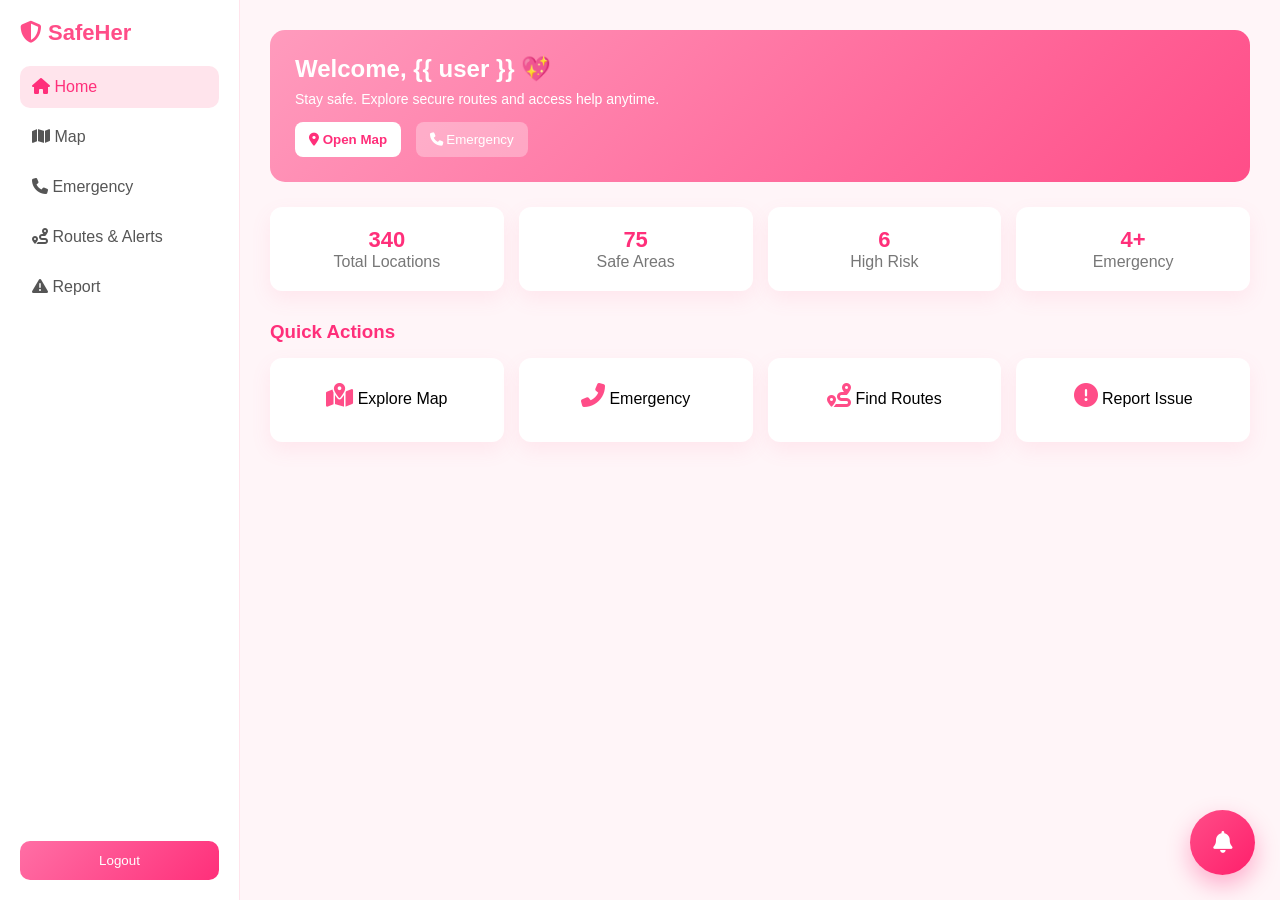
<file: templates/dashboard.html>
<!DOCTYPE html>
<html lang="en">
<head>
<meta charset="UTF-8">
<meta name="viewport" content="width=device-width, initial-scale=1.0">
<title>SafeHer Dashboard</title>

<!-- Icons -->
<link rel="stylesheet" href="https://cdnjs.cloudflare.com/ajax/libs/font-awesome/6.5.0/css/all.min.css">

<style>
* {
    margin: 0;
    padding: 0;
    box-sizing: border-box;
    font-family: "Segoe UI", sans-serif;
}

body {
    display: flex;
    background: #fff5f8;
}

/* SIDEBAR */
.sidebar {
    width: 240px;
    height: 100vh;
    background: #ffffff;
    padding: 20px;
    border-right: 1px solid #ffe4ec;
    display: flex;
    flex-direction: column;
    justify-content: space-between;
}

.logo {
    font-size: 22px;
    font-weight: bold;
    color: #ff4d88;
    margin-bottom: 20px;
}

.menu a {
    display: block;
    padding: 12px;
    margin-bottom: 8px;
    text-decoration: none;
    color: #555;
    border-radius: 10px;
    transition: 0.3s;
}

.menu a:hover {
    background: #ffe4ec;
    color: #ff2f7a;
}

.menu a.active {
    background: #ffe4ec;
    color: #ff2f7a;
}

/* LOGOUT */
.logout {
    background: linear-gradient(135deg, #ff6fa5, #ff2f7a);
    color: white;
    border: none;
    padding: 12px;
    width: 100%;
    border-radius: 10px;
    cursor: pointer;
}

/* MAIN */
.main {
    flex: 1;
    padding: 30px;
}

/* HEADER */
.header {
    background: linear-gradient(135deg, #ff9bbd, #ff4d88);
    color: white;
    padding: 25px;
    border-radius: 15px;
}

.header h2 {
    font-size: 24px;
}

.header p {
    margin-top: 8px;
    font-size: 14px;
}

.header-buttons {
    margin-top: 15px;
}

.header-buttons button {
    margin-right: 10px;
    padding: 10px 14px;
    border: none;
    border-radius: 8px;
    cursor: pointer;
}

.btn-white {
    background: white;
    color: #ff2f7a;
    font-weight: 600;
}

.btn-light {
    background: rgba(255,255,255,0.3);
    color: white;
}

/* STATS */
.stats {
    display: grid;
    grid-template-columns: repeat(4, 1fr);
    gap: 15px;
    margin-top: 25px;
}

.stat-box {
    background: white;
    padding: 20px;
    border-radius: 12px;
    text-align: center;
    box-shadow: 0 8px 20px rgba(255, 105, 150, 0.1);
}

.stat-box h3 {
    font-size: 22px;
    color: #ff2f7a;
}

.stat-box p {
    color: #777;
}

/* ACTIONS */
.actions {
    margin-top: 30px;
}

.actions h3 {
    margin-bottom: 15px;
    color: #ff2f7a;
}

.action-grid {
    display: grid;
    grid-template-columns: repeat(4, 1fr);
    gap: 15px;
}

.action-box {
    background: white;
    padding: 25px;
    text-align: center;
    border-radius: 12px;
    cursor: pointer;
    transition: 0.3s;
    box-shadow: 0 8px 20px rgba(255, 105, 150, 0.1);
}

.action-box:hover {
    background: #ffe4ec;
    transform: translateY(-5px);
}

.action-box i {
    font-size: 24px;
    color: #ff4d88;
    margin-bottom: 10px;
}

/* SOS BUTTON */
.sos {
    position: fixed;
    bottom: 25px;
    right: 25px;
    background: linear-gradient(135deg, #ff4d88, #ff1f6b);
    color: white;
    width: 65px;
    height: 65px;
    border-radius: 50%;
    border: none;
    font-size: 22px;
    cursor: pointer;
    box-shadow: 0 10px 25px rgba(255, 0, 100, 0.3);
}

.sos:hover {
    transform: scale(1.1);
}
</style>
</head>

<body>

<!-- SIDEBAR -->
<div class="sidebar">

    <div>
        <div class="logo"><i class="fas fa-shield-alt"></i> SafeHer</div>

        <div class="menu">
            <a href="/dashboard" class="active"><i class="fas fa-home"></i> Home</a>
            <a href="/map"><i class="fas fa-map"></i> Map</a>
            <a href="/emergency"><i class="fas fa-phone"></i> Emergency</a>

            <!-- ✅ FIXED -->
            <a href="/routes"><i class="fas fa-route"></i> Routes & Alerts</a>

            <a href="/report"><i class="fas fa-exclamation-triangle"></i> Report</a>
        </div>
    </div>

    <button class="logout" onclick="location.href='/logout'">Logout</button>
</div>

<!-- MAIN -->
<div class="main">

    <!-- HEADER -->
    <div class="header">
        <h2>Welcome, {{ user }} 💖</h2>
        <p>Stay safe. Explore secure routes and access help anytime.</p>

        <div class="header-buttons">
            <button class="btn-white" onclick="location.href='/map'">
                <i class="fas fa-map-marker-alt"></i> Open Map
            </button>

            <button class="btn-light" onclick="location.href='/emergency'">
                <i class="fas fa-phone"></i> Emergency
            </button>
        </div>
    </div>

    <!-- STATS -->
    <div class="stats">
        <div class="stat-box"><h3>340</h3><p>Total Locations</p></div>
        <div class="stat-box"><h3>75</h3><p>Safe Areas</p></div>
        <div class="stat-box"><h3>6</h3><p>High Risk</p></div>
        <div class="stat-box"><h3>4+</h3><p>Emergency</p></div>
    </div>

    <!-- ACTIONS -->
    <div class="actions">
        <h3>Quick Actions</h3>

        <div class="action-grid">

            <div class="action-box" onclick="location.href='/map'">
                <i class="fas fa-map-marked-alt"></i>
                Explore Map
            </div>

            <div class="action-box" onclick="location.href='/emergency'">
                <i class="fas fa-phone-alt"></i>
                Emergency
            </div>

            <!-- ✅ FIXED -->
            <div class="action-box" onclick="location.href='/routes'">
                <i class="fas fa-route"></i>
                Find Routes
            </div>

            <div class="action-box" onclick="location.href='/report'">
                <i class="fas fa-exclamation-circle"></i>
                Report Issue
            </div>

        </div>
    </div>

</div>

<!-- SOS -->
<button class="sos" onclick="location.href='/emergency'">
    <i class="fas fa-bell"></i>
</button>

</body>
</html>
</file>
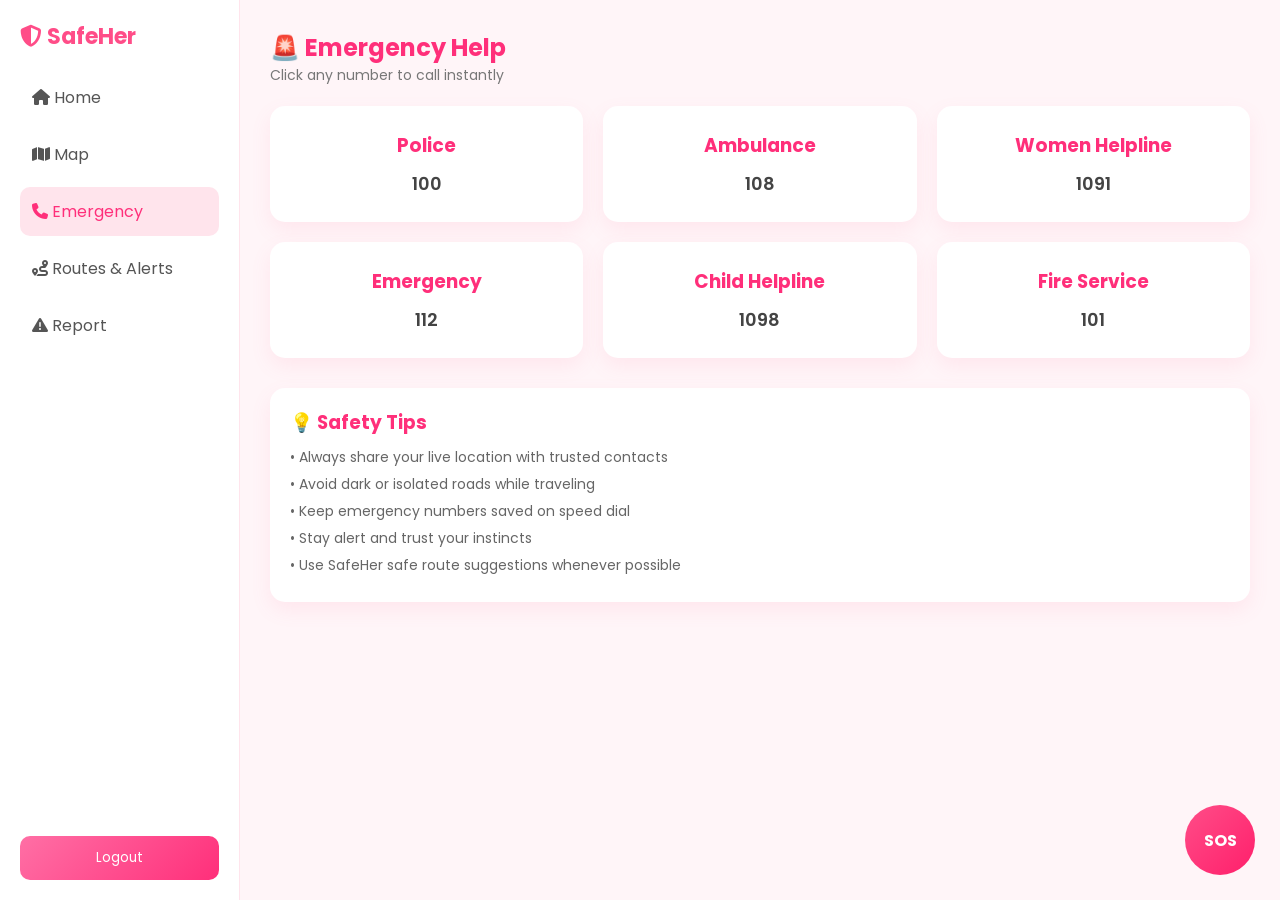
<file: templates/emergency.html>
<!DOCTYPE html>
<html lang="en">
<head>
<meta charset="UTF-8">
<title>SafeHer Emergency</title>

<link rel="stylesheet" href="https://cdnjs.cloudflare.com/ajax/libs/font-awesome/6.5.0/css/all.min.css">
<link href="https://fonts.googleapis.com/css2?family=Poppins:wght@300;500;600&display=swap" rel="stylesheet">

<style>
*{
    margin:0;
    padding:0;
    box-sizing:border-box;
    font-family:'Poppins',sans-serif;
}

body{
    display:flex;
    background:#fff5f8;
}

/* SIDEBAR */
.sidebar{
    width:240px;
    height:100vh;
    background:#ffffff;
    padding:20px;
    border-right:1px solid #ffe4ec;
    display:flex;
    flex-direction:column;
    justify-content:space-between;
}

.logo{
    font-size:22px;
    font-weight:bold;
    color:#ff4d88;
    margin-bottom:20px;
}

.menu a{
    display:block;
    padding:12px;
    margin-bottom:8px;
    text-decoration:none;
    color:#555;
    border-radius:10px;
}

.menu a:hover,
.menu a.active{
    background:#ffe4ec;
    color:#ff2f7a;
}

.logout{
    background:linear-gradient(135deg,#ff6fa5,#ff2f7a);
    color:white;
    border:none;
    padding:12px;
    width:100%;
    border-radius:10px;
    cursor:pointer;
}

/* MAIN */
.main{
    flex:1;
    padding:30px;
}

.header h2{
    color:#ff2f7a;
}

.header p{
    color:#777;
    font-size:14px;
    margin-bottom:20px;
}

/* GRID */
.grid{
    display:grid;
    grid-template-columns: repeat(3, 1fr);
    gap:20px;
}

.box{
    background:white;
    padding:25px;
    border-radius:15px;
    text-align:center;
    box-shadow:0 8px 20px rgba(255,105,150,0.1);
    transition:0.3s;
    cursor:pointer;
    text-decoration:none;
    display:block;
}

.box:hover{
    transform: translateY(-5px);
    background:#ffe4ec;
}

.box h3{
    color:#ff2f7a;
    margin-bottom:10px;
}

.box p{
    font-size:18px;
    font-weight:600;
    color:#444;
}

/* TIPS */
.tips{
    margin-top:30px;
    background:white;
    padding:20px;
    border-radius:15px;
    box-shadow:0 8px 20px rgba(255,105,150,0.1);
}

.tips h3{
    color:#ff2f7a;
    margin-bottom:10px;
}

.tips p{
    color:#666;
    margin:6px 0;
    font-size:14px;
}

/* SOS BUTTON */
.sos{
    position:fixed;
    bottom:25px;
    right:25px;
    background:linear-gradient(135deg,#ff4d88,#ff1f6b);
    color:white;
    width:70px;
    height:70px;
    border-radius:50%;
    border:none;
    font-size:16px;
    font-weight:bold;
    cursor:pointer;
    display:flex;
    align-items:center;
    justify-content:center;
    text-decoration:none;
}
</style>
</head>

<body>

<!-- SIDEBAR -->
<div class="sidebar">
    <div>
        <div class="logo"><i class="fas fa-shield-alt"></i> SafeHer</div>

        <div class="menu">
            <a href="/dashboard"><i class="fas fa-home"></i> Home</a>
            <a href="/map"><i class="fas fa-map"></i> Map</a>
            <a href="/emergency" class="active"><i class="fas fa-phone"></i> Emergency</a>
            <a href="/routes"><i class="fas fa-route"></i> Routes & Alerts</a>
            <a href="/report"><i class="fas fa-exclamation-triangle"></i> Report</a>
        </div>
    </div>

    <button class="logout" onclick="location.href='/logout'">Logout</button>
</div>

<!-- MAIN -->
<div class="main">

    <div class="header">
        <h2>🚨 Emergency Help</h2>
        <p>Click any number to call instantly</p>
    </div>

    <!-- GRID (CLICK TO CALL) -->
    <div class="grid">

        <a class="box" href="tel:100">
            <h3>Police</h3>
            <p>100</p>
        </a>

        <a class="box" href="tel:108">
            <h3>Ambulance</h3>
            <p>108</p>
        </a>

        <a class="box" href="tel:1091">
            <h3>Women Helpline</h3>
            <p>1091</p>
        </a>

        <a class="box" href="tel:112">
            <h3>Emergency</h3>
            <p>112</p>
        </a>

        <a class="box" href="tel:1098">
            <h3>Child Helpline</h3>
            <p>1098</p>
        </a>

        <a class="box" href="tel:101">
            <h3>Fire Service</h3>
            <p>101</p>
        </a>

    </div>

    <!-- TIPS -->
    <div class="tips">
        <h3>💡 Safety Tips</h3>
        <p>• Always share your live location with trusted contacts</p>
        <p>• Avoid dark or isolated roads while traveling</p>
        <p>• Keep emergency numbers saved on speed dial</p>
        <p>• Stay alert and trust your instincts</p>
        <p>• Use SafeHer safe route suggestions whenever possible</p>
    </div>

</div>

<!-- SOS BUTTON (DIRECT CALL) -->
<a class="sos" href="tel:100">
    SOS
</a>

</body>
</html>
</file>
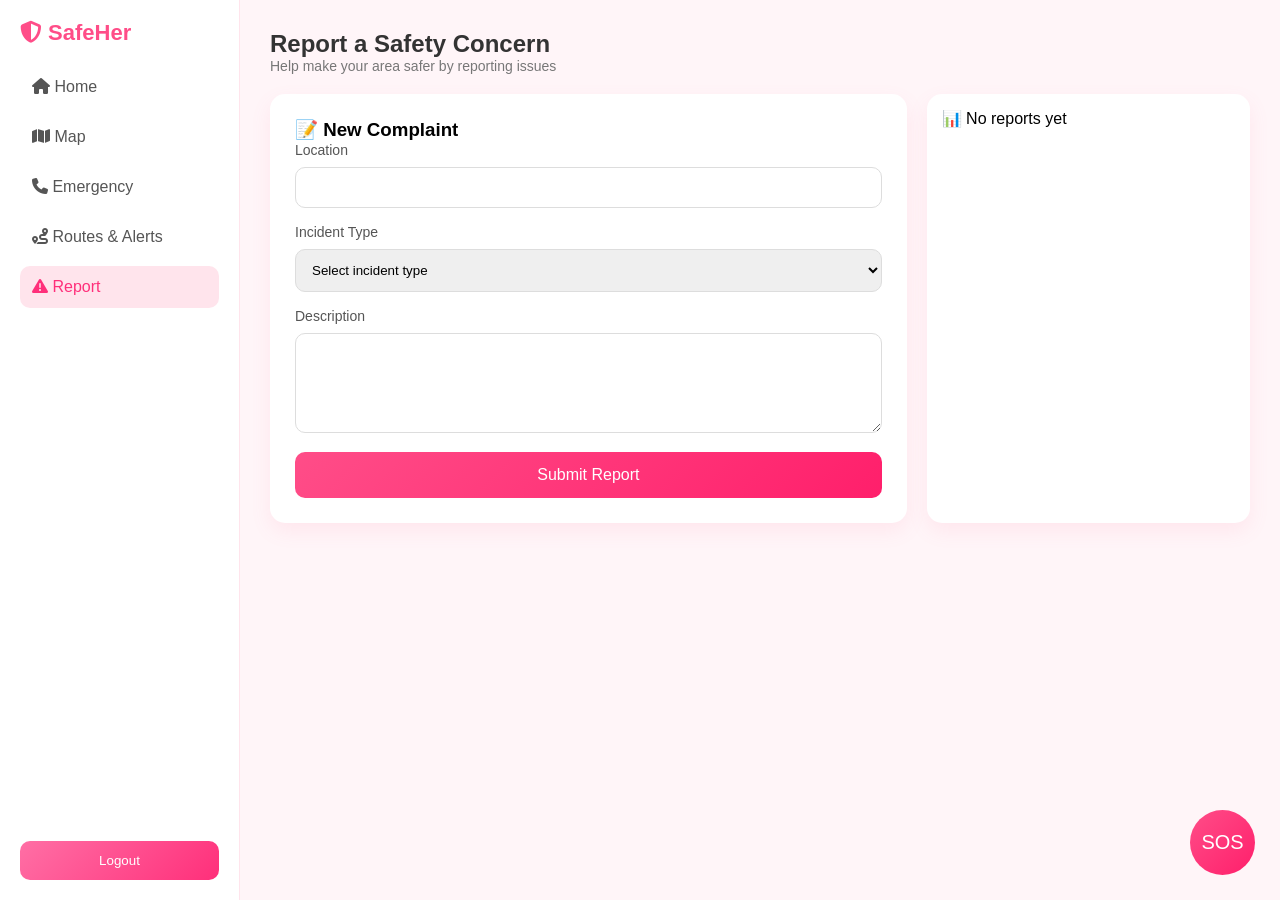
<file: templates/report.html>
<!DOCTYPE html>
<html lang="en">
<head>
<meta charset="UTF-8">
<title>SafeHer Report</title>

<link rel="stylesheet" href="https://cdnjs.cloudflare.com/ajax/libs/font-awesome/6.5.0/css/all.min.css">

<style>
*{
    margin:0;
    padding:0;
    box-sizing:border-box;
    font-family:"Segoe UI",sans-serif;
}

body{
    display:flex;
    background:#fff5f8;
}

/* SIDEBAR */
.sidebar{
    width:240px;
    height:100vh;
    background:#ffffff;
    padding:20px;
    border-right:1px solid #ffe4ec;
    display:flex;
    flex-direction:column;
    justify-content:space-between;
}

.logo{
    font-size:22px;
    font-weight:bold;
    color:#ff4d88;
    margin-bottom:20px;
}

.menu a{
    display:block;
    padding:12px;
    margin-bottom:8px;
    text-decoration:none;
    color:#555;
    border-radius:10px;
}

.menu a:hover,
.menu a.active{
    background:#ffe4ec;
    color:#ff2f7a;
}

/* LOGOUT */
.logout{
    background:linear-gradient(135deg,#ff6fa5,#ff2f7a);
    color:white;
    border:none;
    padding:12px;
    width:100%;
    border-radius:10px;
    cursor:pointer;
}

/* MAIN */
.main{
    flex:1;
    padding:30px;
}

.header h2{
    color:#333;
}

.header p{
    color:#777;
    font-size:14px;
    margin-bottom:20px;
}

/* CONTENT */
.content{
    display:flex;
    gap:20px;
}

/* FORM CARD */
.form-card{
    flex:2;
    background:white;
    padding:25px;
    border-radius:15px;
    box-shadow:0 8px 20px rgba(255,105,150,0.1);
}

label{
    font-size:14px;
    color:#555;
}

input, select, textarea{
    width:100%;
    padding:12px;
    margin:8px 0 15px;
    border-radius:10px;
    border:1px solid #ddd;
}

textarea{
    height:100px;
}

/* BUTTON */
button.submit-btn{
    width:100%;
    padding:14px;
    border:none;
    border-radius:10px;
    background:linear-gradient(135deg,#ff4d88,#ff1f6b);
    color:white;
    font-size:16px;
    cursor:pointer;
}

/* RIGHT PANEL */
.right-panel{
    flex:1;
    background:white;
    border-radius:15px;
    padding:15px;
    box-shadow:0 8px 20px rgba(255,105,150,0.1);
    overflow-y:auto;
}

/* REPORT ITEM */
.report-item{
    background:#fff5f8;
    padding:10px;
    margin-bottom:10px;
    border-radius:10px;
    border-left:4px solid #ff4d88;
    font-size:14px;
}

/* SOS */
.sos{
    position:fixed;
    bottom:25px;
    right:25px;
    background:linear-gradient(135deg,#ff4d88,#ff1f6b);
    color:white;
    width:65px;
    height:65px;
    border-radius:50%;
    border:none;
    font-size:20px;
    cursor:pointer;
}
</style>
</head>

<body>

<!-- SIDEBAR -->
<div class="sidebar">
    <div>
        <div class="logo"><i class="fas fa-shield-alt"></i> SafeHer</div>

        <div class="menu">
            <a href="/dashboard"><i class="fas fa-home"></i> Home</a>
            <a href="/map"><i class="fas fa-map"></i> Map</a>
            <a href="/emergency"><i class="fas fa-phone"></i> Emergency</a>
            <a href="/routes"><i class="fas fa-route"></i> Routes & Alerts</a>
            <a href="/report" class="active"><i class="fas fa-exclamation-triangle"></i> Report</a>
        </div>
    </div>

    <button class="logout" onclick="location.href='/logout'">Logout</button>
</div>

<!-- MAIN -->
<div class="main">

    <div class="header">
        <h2>Report a Safety Concern</h2>
        <p>Help make your area safer by reporting issues</p>
    </div>

    <div class="content">

        <!-- FORM -->
        <div class="form-card">

            <h3>📝 New Complaint</h3>

            <label>Location</label>
            <input id="location" type="text">

            <label>Incident Type</label>
            <select id="type">
                <option value="">Select incident type</option>
                <option>Harassment</option>
                <option>Theft</option>
                <option>Unsafe Area</option>
                <option>Other</option>
            </select>

            <label>Description</label>
            <textarea id="description"></textarea>

            <button class="submit-btn" onclick="submitReport()">
                Submit Report
            </button>

        </div>

        <!-- RIGHT PANEL -->
        <div class="right-panel" id="reportBox">
            📊 No reports yet
        </div>

    </div>

</div>

<!-- SOS -->
<button class="sos" onclick="location.href='/emergency'">SOS</button>

<script>
let reports = JSON.parse(localStorage.getItem("reports")) || [];

// render reports
function renderReports(){

    let box = document.getElementById("reportBox");

    if(reports.length === 0){
        box.innerHTML = "📊 No reports yet";
        return;
    }

    box.innerHTML = "";

    reports.forEach(r => {
        box.innerHTML += `
            <div class="report-item">
                <b>${r.type}</b><br>
                📍 ${r.location}<br>
                📝 ${r.description}
            </div>
        `;
    });
}

// submit report
function submitReport(){

    let location = document.getElementById("location").value;
    let type = document.getElementById("type").value;
    let desc = document.getElementById("description").value;

    if(!location || !type || !desc){
        alert("Please fill all fields");
        return;
    }

    let newReport = { location, type, description: desc };

    reports.push(newReport);

    localStorage.setItem("reports", JSON.stringify(reports));

    // clear form
    document.getElementById("location").value = "";
    document.getElementById("type").value = "";
    document.getElementById("description").value = "";

    renderReports();
}

// load on start
window.onload = renderReports;
</script>

</body>
</html>
</file>
